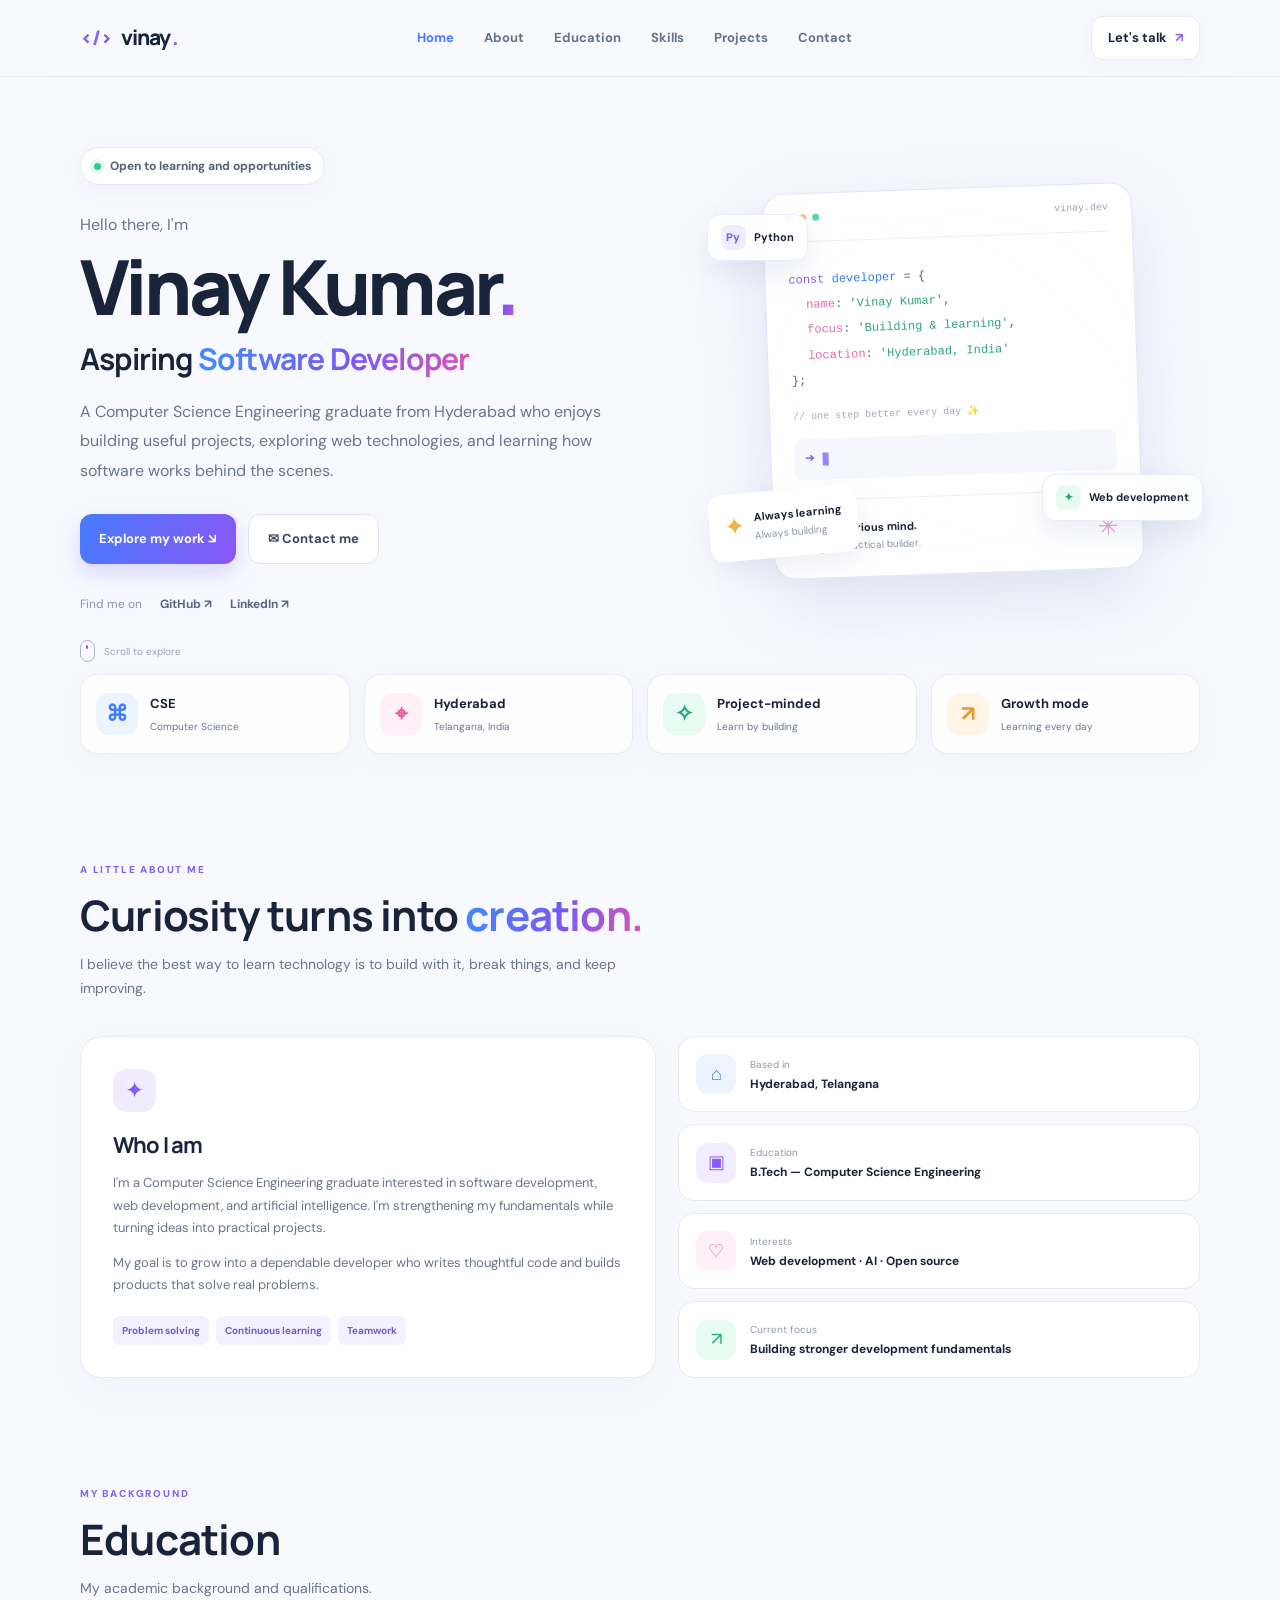
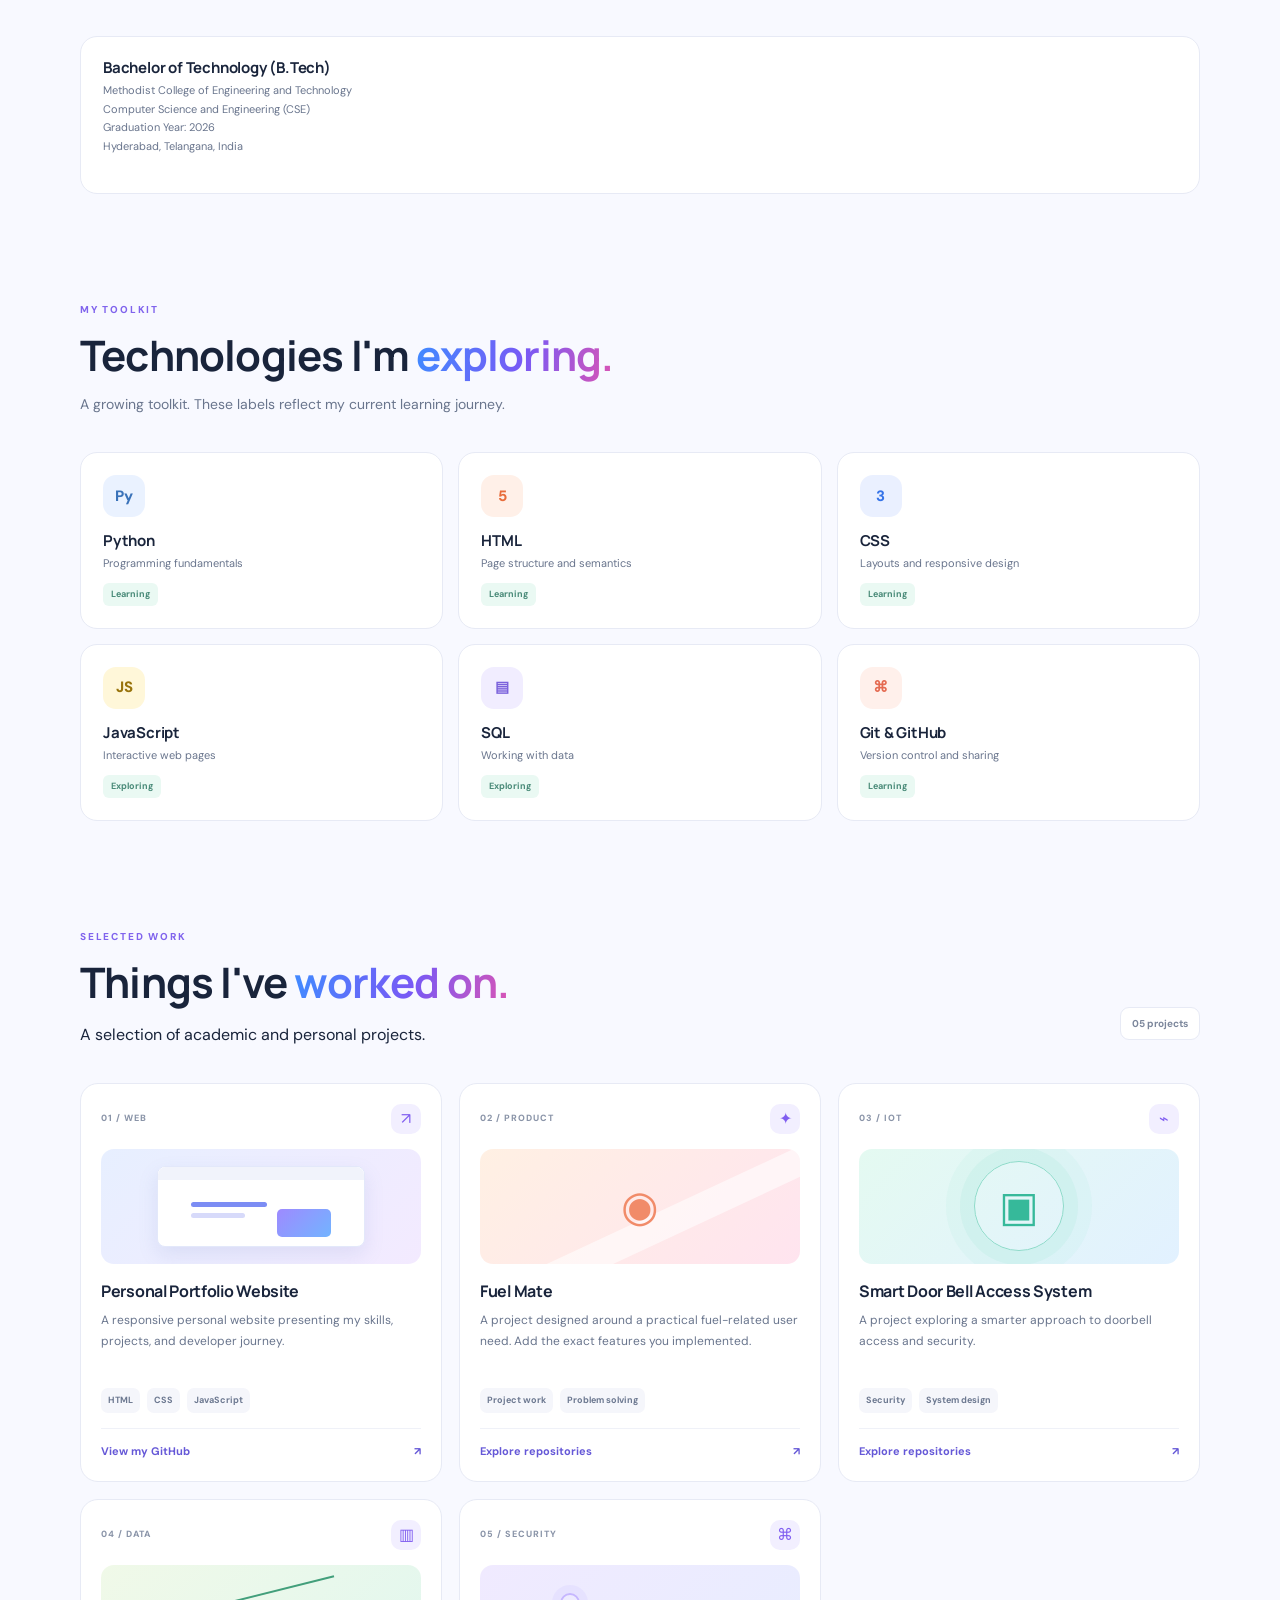
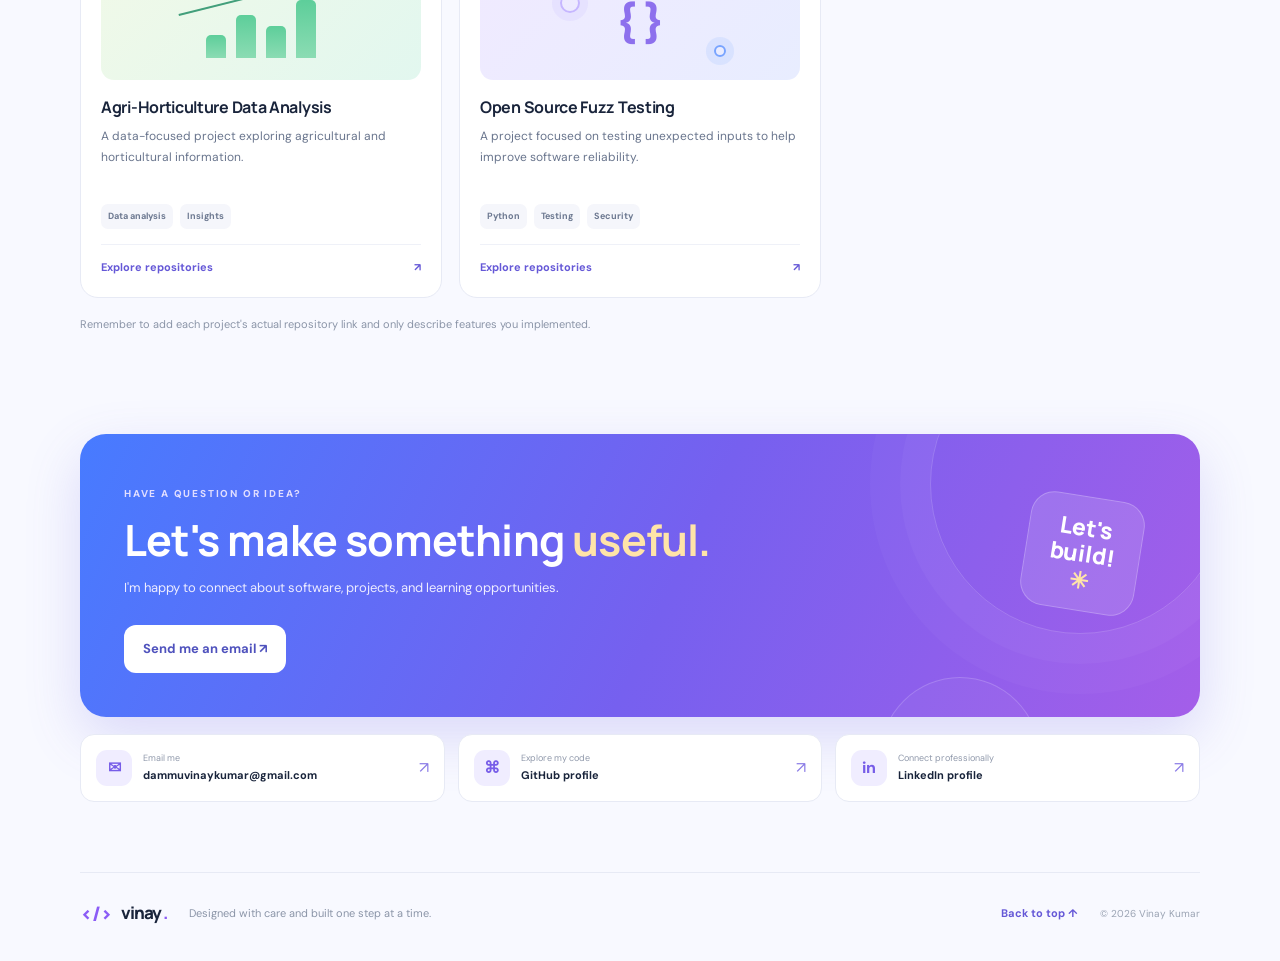
<file: index.html>
<!DOCTYPE html>
<html lang="en">
<head>
  <meta charset="UTF-8">
  <meta name="viewport" content="width=device-width, initial-scale=1.0">
  <meta name="theme-color" content="#f8f9ff">
  <meta name="description" content="Vinay Kumar's developer portfolio featuring skills, projects, and contact information.">

  <title>Vinay Kumar | Developer Portfolio</title>

  <link rel="preconnect" href="https://fonts.googleapis.com">
  <link rel="preconnect" href="https://fonts.gstatic.com" crossorigin>
  <link href="https://fonts.googleapis.com/css2?family=DM+Sans:wght@400;500;600;700&family=Manrope:wght@400;500;600;700;800&display=swap" rel="stylesheet">

  <link rel="stylesheet" href="style.css">
  <script src="script.js" defer></script>
</head>

<body>
  <header class="site-header">
    <nav class="nav container" aria-label="Main navigation">
      <a class="brand" href="#home">
        <span class="brand-mark">&lt;/&gt;</span> vinay<span class="brand-dot">.</span>
      </a>

      <button class="menu-toggle" aria-label="Toggle navigation"
        aria-expanded="false" aria-controls="nav-links">
        <span></span><span></span><span></span>
      </button>

      <div class="nav-links" id="nav-links">
        <a class="nav-link active" href="#home">Home</a>
        <a class="nav-link" href="#about">About</a>
        <a class="nav-link" href="#education">Education</a>
        <a class="nav-link" href="#skills">Skills</a>
        <a class="nav-link" href="#projects">Projects</a>
        <a class="nav-link" href="#contact">Contact</a>
      </div>

      <a class="nav-cta" href="#contact">Let's talk <span>↗</span></a>
    </nav>
  </header>

  <main>
    <!-- HERO -->
    <section class="hero container section" id="home">
      <div class="hero-copy reveal">
        <div class="eyebrow">
          <span class="status-dot"></span>
          Open to learning and opportunities
        </div>

        <p class="hello">Hello there, I'm</p>
        <h1>Vinay Kumar<span class="gradient-period">.</span></h1>
        <h2>Aspiring <span class="gradient-text">Software Developer</span></h2>

        <p class="hero-description">
          A Computer Science Engineering graduate from Hyderabad who enjoys
          building useful projects, exploring web technologies, and learning
          how software works behind the scenes.
        </p>

        <div class="hero-actions">
          <a class="button button-primary" href="#projects">Explore my work ↘</a>
          <a class="button button-secondary" href="#contact">✉ Contact me</a>
        </div>

        <div class="hero-socials">
          <span>Find me on</span>
          <a href="https://github.com/YOUR_GITHUB_USERNAME"
             target="_blank" rel="noopener noreferrer">GitHub ↗</a>
          <a href="https://www.linkedin.com/in/YOUR_LINKEDIN_USERNAME/"
             target="_blank" rel="noopener noreferrer">LinkedIn ↗</a>
        </div>
      </div>

      <div class="hero-visual reveal">
        <div class="orbit orbit-one"></div>
        <div class="orbit orbit-two"></div>

        <div class="float-chip chip-python">
          <span class="chip-icon">Py</span> Python
        </div>

        <div class="float-chip chip-web">
          <span class="chip-icon">✦</span> Web development
        </div>

        <div class="profile-card">
          <div class="profile-card-top">
            <span class="window-dot pink"></span>
            <span class="window-dot yellow"></span>
            <span class="window-dot green"></span>
            <span class="code-label">vinay.dev</span>
          </div>

          <div class="code-art">
            <p><span class="code-purple">const</span> <span class="code-blue">developer</span> = {</p>
            <p class="indent"><span class="code-pink">name</span>: <span class="code-green">'Vinay Kumar'</span>,</p>
            <p class="indent"><span class="code-pink">focus</span>: <span class="code-green">'Building & learning'</span>,</p>
            <p class="indent"><span class="code-pink">location</span>: <span class="code-green">'Hyderabad, India'</span></p>
            <p>};</p>
            <p class="code-comment">// one step better every day ✨</p>
            <div class="terminal-line"><span>➜</span> <i></i></div>
          </div>

          <div class="profile-card-bottom">
            <span class="mini-avatar">V</span>
            <div>
              <strong>Curious mind.</strong>
              <small>Practical builder.</small>
            </div>
            <span class="sparkle">✳</span>
          </div>
        </div>

        <div class="floating-note">
          <span>✦</span>
          <div>
            <strong>Always learning</strong>
            <small>Always building</small>
          </div>
        </div>
      </div>

      <a class="scroll-cue" href="#about">
        <span class="scroll-mouse"></span> Scroll to explore
      </a>
    </section>

    <!-- QUICK FACTS -->
    <section class="quick-facts container" aria-label="Quick facts">
      <article class="fact-card fact-blue">
        <span class="fact-icon">⌘</span>
        <div><strong>CSE</strong><small>Computer Science</small></div>
      </article>

      <article class="fact-card fact-pink">
        <span class="fact-icon">⌖</span>
        <div><strong>Hyderabad</strong><small>Telangana, India</small></div>
      </article>

      <article class="fact-card fact-green">
        <span class="fact-icon">✧</span>
        <div><strong>Project-minded</strong><small>Learn by building</small></div>
      </article>

      <article class="fact-card fact-orange">
        <span class="fact-icon">↗</span>
        <div><strong>Growth mode</strong><small>Learning every day</small></div>
      </article>
    </section>

    <!-- ABOUT -->
    <section class="section container" id="about">
      <div class="section-heading reveal">
        <span class="section-kicker">A LITTLE ABOUT ME</span>
        <h2>Curiosity turns into <span class="gradient-text">creation.</span></h2>
        <p>I believe the best way to learn technology is to build with it, break things, and keep improving.</p>
      </div>

      <div class="about-grid">
        <article class="about-panel reveal">
          <div class="about-icon">✦</div>
          <h3>Who I am</h3>
          <p>
            I'm a Computer Science Engineering graduate interested in software
            development, web development, and artificial intelligence. I'm
            strengthening my fundamentals while turning ideas into practical projects.
          </p>
          <p>
            My goal is to grow into a dependable developer who writes thoughtful
            code and builds products that solve real problems.
          </p>

          <div class="about-tags">
            <span>Problem solving</span>
            <span>Continuous learning</span>
            <span>Teamwork</span>
          </div>
        </article>

        <div class="detail-stack reveal">
          <article class="detail-card">
            <span class="detail-icon blue">⌂</span>
            <div><small>Based in</small><strong>Hyderabad, Telangana</strong></div>
          </article>

          <article class="detail-card">
            <span class="detail-icon purple">▣</span>
            <div><small>Education</small><strong>B.Tech — Computer Science Engineering</strong></div>
          </article>

          <article class="detail-card">
            <span class="detail-icon pink">♡</span>
            <div><small>Interests</small><strong>Web development · AI · Open source</strong></div>
          </article>

          <article class="detail-card">
            <span class="detail-icon green">↗</span>
            <div><small>Current focus</small><strong>Building stronger development fundamentals</strong></div>
          </article>
        </div>
      </div>
    </section>

     
<!-- EDUCATION -->
<section class="section container" id="education">
  <div class="section-heading reveal">
    <span class="section-kicker">MY BACKGROUND</span>
    <h2>Education</h2>
    <p>My academic background and qualifications.</p>
  </div>

  <div class="skill-card reveal">
    <h3>Bachelor of Technology (B.Tech)</h3>
    <p>Methodist College of Engineering and Technology</p>
    <p>Computer Science and Engineering (CSE)</p>
    <p>Graduation Year: 2026</p>
    <p>Hyderabad, Telangana, India</p>
  </div>
</section>


      <!-- SKILLS -->

    <section class="section container" id="skills">
      <div class="section-heading reveal">
        <span class="section-kicker">MY TOOLKIT</span>
        <h2>Technologies I'm <span class="gradient-text">exploring.</span></h2>
        <p>A growing toolkit. These labels reflect my current learning journey.</p>
      </div>

      <div class="skills-grid">
        <article class="skill-card reveal">
          <span class="skill-logo python-logo">Py</span>
          <h3>Python</h3><p>Programming fundamentals</p>
          <span class="skill-level">Learning</span>
        </article>

        <article class="skill-card reveal">
          <span class="skill-logo html-logo">5</span>
          <h3>HTML</h3><p>Page structure and semantics</p>
          <span class="skill-level">Learning</span>
        </article>

        <article class="skill-card reveal">
          <span class="skill-logo css-logo">3</span>
          <h3>CSS</h3><p>Layouts and responsive design</p>
          <span class="skill-level">Learning</span>
        </article>

        <article class="skill-card reveal">
          <span class="skill-logo js-logo">JS</span>
          <h3>JavaScript</h3><p>Interactive web pages</p>
          <span class="skill-level">Exploring</span>
        </article>

        <article class="skill-card reveal">
          <span class="skill-logo sql-logo">▤</span>
          <h3>SQL</h3><p>Working with data</p>
          <span class="skill-level">Exploring</span>
        </article>

        <article class="skill-card reveal">
          <span class="skill-logo git-logo">⌘</span>
          <h3>Git & GitHub</h3><p>Version control and sharing</p>
          <span class="skill-level">Learning</span>
        </article>
      </div>
    </section>

    <!-- PROJECTS -->
    <section class="section container" id="projects">
      <div class="section-heading project-heading reveal">
        <div>
          <span class="section-kicker">SELECTED WORK</span>
          <h2>Things I've <span class="gradient-text">worked on.</span></h2>
          <p>A selection of academic and personal projects.</p>
        </div>
        <span class="project-count">05 projects</span>
      </div>

      <div class="projects-grid">
        <article class="project-card project-featured reveal">
          <div class="project-top"><span class="project-number">01 / WEB</span><span class="project-symbol">↗</span></div>
          <div class="project-art art-portfolio"><span class="art-window"></span><span class="art-line"></span><span class="art-line short"></span><span class="art-block"></span></div>
          <h3>Personal Portfolio Website</h3>
          <p>A responsive personal website presenting my skills, projects, and developer journey.</p>
          <div class="tech-tags"><span>HTML</span><span>CSS</span><span>JavaScript</span></div>
          <a class="project-link" href="https://github.com/DVinay19" target="_blank" rel="noopener noreferrer">View my GitHub <span>↗</span></a>
        </article>

        <article class="project-card reveal">
          <div class="project-top"><span class="project-number">02 / PRODUCT</span><span class="project-symbol">✦</span></div>
          <div class="project-art art-fuel"><span class="fuel-drop">◉</span><span class="fuel-road"></span></div>
          <h3>Fuel Mate</h3>
          <p>A project designed around a practical fuel-related user need. Add the exact features you implemented.</p>
          <div class="tech-tags"><span>Project work</span><span>Problem solving</span></div>
          <a class="project-link" href="https://github.com/DVinay19" target="_blank" rel="noopener noreferrer">Explore repositories <span>↗</span></a>
        </article>

        <article class="project-card reveal">
          <div class="project-top"><span class="project-number">03 / IOT</span><span class="project-symbol">⌁</span></div>
          <div class="project-art art-door"><span class="door-lock">▣</span><span class="door-wave"></span></div>
          <h3>Smart Door Bell Access System</h3>
          <p>A project exploring a smarter approach to doorbell access and security.</p>
          <div class="tech-tags"><span>Security</span><span>System design</span></div>
          <a class="project-link" href="https://github.com/DVinay19" target="_blank" rel="noopener noreferrer">Explore repositories <span>↗</span></a>
        </article>

        <article class="project-card reveal">
          <div class="project-top"><span class="project-number">04 / DATA</span><span class="project-symbol">▥</span></div>
          <div class="project-art art-agri"><span class="bar b1"></span><span class="bar b2"></span><span class="bar b3"></span><span class="bar b4"></span><span class="chart-line"></span></div>
          <h3>Agri-Horticulture Data Analysis</h3>
          <p>A data-focused project exploring agricultural and horticultural information.</p>
          <div class="tech-tags"><span>Data analysis</span><span>Insights</span></div>
          <a class="project-link" href="https://github.com/DVinay19" target="_blank" rel="noopener noreferrer">Explore repositories <span>↗</span></a>
        </article>

        <article class="project-card reveal">
          <div class="project-top"><span class="project-number">05 / SECURITY</span><span class="project-symbol">⌘</span></div>
          <div class="project-art art-fuzz"><span class="fuzz-bracket">{ }</span><span class="fuzz-pulse"></span><span class="fuzz-pulse second"></span></div>
          <h3>Open Source Fuzz Testing</h3>
          <p>A project focused on testing unexpected inputs to help improve software reliability.</p>
          <div class="tech-tags"><span>Python</span><span>Testing</span><span>Security</span></div>
          <a class="project-link" href="https://github.com/DVinay19" target="_blank" rel="noopener noreferrer">Explore repositories <span>↗</span></a>
        </article>
      </div>

      <p class="project-note">Remember to add each project's actual repository link and only describe features you implemented.</p>
    </section>

    <!-- CONTACT -->
    <section class="section container contact-section" id="contact">
      <div class="contact-panel reveal">
        <div class="contact-orb orb-a"></div>
        <div class="contact-orb orb-b"></div>

        <div class="contact-content">
          <span class="section-kicker">HAVE A QUESTION OR IDEA?</span>
          <h2>Let's make something <span>useful.</span></h2>
          <p>I'm happy to connect about software, projects, and learning opportunities.</p>
          <a class="button button-light" href="https://mail.google.com/mail/?view=cm&fs=1&to=dammuvinaykumar@gmail.com" target="_blank" rel="noopener noreferrer">Send me an email ↗</a>
        </div>

        <div class="contact-sticker">Let's<br>build! <span>✳</span></div>
      </div>

      <div class="contact-links reveal">
        <a href="mailto:dammuvinaykumar@gmail.com">
          <span class="contact-link-icon">✉</span>
          <span><small>Email me</small><strong>dammuvinaykumar@gmail.com</strong></span>
          <span class="link-arrow">↗</span>
        </a>

        <a href="https://github.com/DVinay19" target="_blank" rel="noopener noreferrer">
          <span class="contact-link-icon">⌘</span>
          <span><small>Explore my code</small><strong>GitHub profile</strong></span>
          <span class="link-arrow">↗</span>
        </a>

        
        
        <a href="https://www.linkedin.com/in/dammu-vinay-kumar-a9402742_8/" target="_blank" rel="noopener noreferrer">
          <span class="contact-link-icon">in</span>
          <span><small>Connect professionally</small><strong>LinkedIn profile</strong></span>
          <span class="link-arrow">↗</span>
        </a>
      </div>
    </section>
  </main>

  <footer class="footer container">
    <a class="brand" href="#home"><span class="brand-mark">&lt;/&gt;</span> vinay<span class="brand-dot">.</span></a>
    <p>Designed with care and built one step at a time.</p>
    <a href="#home" class="back-top">Back to top ↑</a>
    <small>© <span id="year"></span> Vinay Kumar</small>
  </footer>
</body>
</html>
</file>
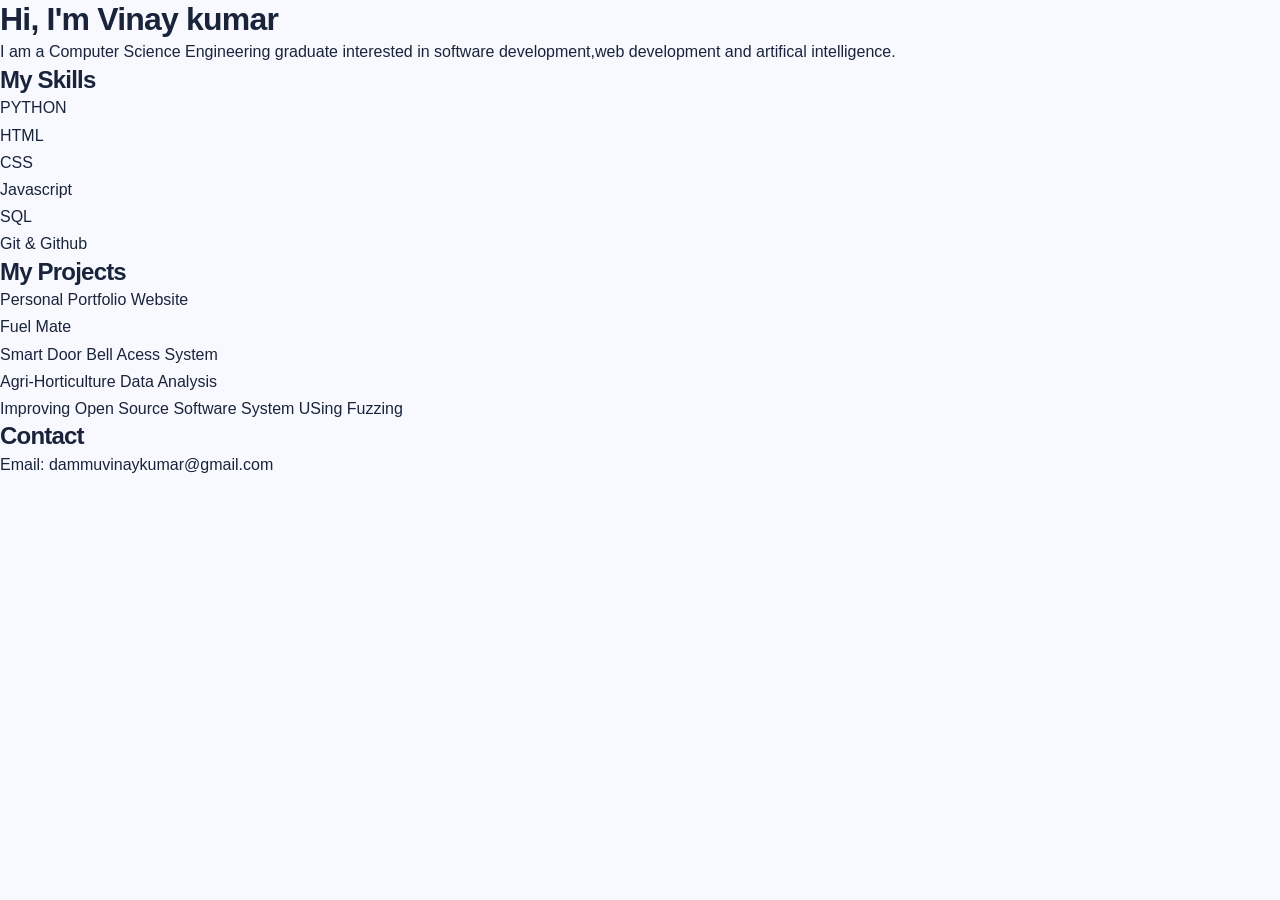
<file: Portfolio.html>
<!DOCTYPE html>
<html>
    <head>
        <title>VINAY | Portfolio</title>
        <link rel="stylesheet" href="style.css">
    </head>
<body>

    <h1>Hi, I'm Vinay kumar </h1>

    <p>
        I am a Computer Science Engineering graduate interested in software development,web development and artifical intelligence.
        </p>
        
    <h2>My Skills</h2>

    <ul>
        <li>PYTHON</li>
        <li>HTML</li>
         <li>CSS</li>
          <li>Javascript</li>
           <li>SQL</li>
            <li>Git & Github</li>
    </ul>

    <h2>My Projects</h2>

    <ol>
        <li>Personal Portfolio Website</li>
        <li>Fuel Mate</li>
        <li>Smart Door Bell Acess System</li>
        <li>Agri-Horticulture Data Analysis</li>
        <li>Improving Open Source Software System USing Fuzzing</li>
    </ol>
    <h2>Contact</h2>
    
    <p>Email: dammuvinaykumar@gmail.com</p>

</body>
</html>
</file>
<file: style.css>
/* Vinay's portfolio — clean, friendly, responsive */
:root{--ink:#19243b;--muted:#69758d;--blue:#477bff;--purple:#8b5cf6;--line:#e7eaf5;--paper:#fff;--wash:#f8f9ff;--shadow:0 18px 55px rgba(55,72,130,.09)}
*{box-sizing:border-box;margin:0;padding:0}
html{scroll-behavior:smooth;scroll-padding-top:90px}
body{font-family:"DM Sans",sans-serif;color:var(--ink);background:var(--wash);line-height:1.7;overflow-x:hidden}
a{color:inherit;text-decoration:none}
button,a{-webkit-tap-highlight-color:transparent}
button{font:inherit}
.container{width:min(1120px,calc(100% - 48px));margin-inline:auto}
.section{padding-top:100px}
.ambient{position:absolute;z-index:-1;pointer-events:none;filter:blur(2px);border-radius:50%}
.ambient-one{width:360px;height:360px;top:90px;right:-160px;background:radial-gradient(circle,#eadfff 0,rgba(234,223,255,0) 70%)}
.ambient-two{width:330px;height:330px;top:450px;left:-180px;background:radial-gradient(circle,#dceaff 0,rgba(220,234,255,0) 70%)}
.site-header{position:sticky;top:0;z-index:20;background:rgba(248,249,255,.84);backdrop-filter:blur(18px);border-bottom:1px solid rgba(231,234,245,.8)}
.nav{min-height:76px;display:flex;align-items:center;justify-content:space-between;gap:24px}
.brand{display:inline-flex;align-items:center;gap:8px;font-family:Manrope,sans-serif;font-size:21px;font-weight:800;letter-spacing:-.8px;white-space:nowrap}
.brand-mark,.brand-dot{color:var(--purple)}.brand-mark{font-size:20px}.brand-dot{margin-left:-7px}
.nav-links{display:flex;align-items:center;gap:30px}.nav-link{font-size:13px;font-weight:700;color:#65718a;transition:color .2s}.nav-link:hover,.nav-link.active{color:var(--blue)}
.nav-cta{padding:10px 16px;background:#fff;border:1px solid var(--line);border-radius:12px;font-size:13px;font-weight:700;box-shadow:0 5px 18px rgba(45,63,120,.04)}.nav-cta span{color:var(--purple);margin-left:5px}
.menu-toggle{display:none;background:#fff;border:1px solid var(--line);border-radius:10px;width:42px;height:40px;padding:10px;cursor:pointer}.menu-toggle span{display:block;height:2px;background:var(--ink);margin:4px 0;border-radius:2px}
.hero{min-height:570px;display:grid;grid-template-columns:1.08fr .92fr;align-items:center;gap:48px;position:relative;padding-top:70px;padding-bottom:60px}
.eyebrow{display:inline-flex;align-items:center;gap:9px;background:#fff;border:1px solid var(--line);border-radius:999px;padding:8px 13px;color:#53617b;font-size:12px;font-weight:700;box-shadow:0 5px 20px rgba(45,63,120,.04)}
.status-dot{width:7px;height:7px;background:#36c98f;border-radius:50%;box-shadow:0 0 0 4px #36c98f20}
.hello{font-size:16px;color:var(--muted);margin-top:26px}
h1,h2,h3{font-family:Manrope,"DM Sans",sans-serif;line-height:1.2;letter-spacing:-.8px}
.hero h1{font-size:clamp(48px,6vw,76px);font-weight:800;margin:2px 0 9px;letter-spacing:-3.5px}
.gradient-period,.gradient-text{background:linear-gradient(105deg,#4388ff 5%,#7859f5 55%,#db55b4 100%);-webkit-background-clip:text;background-clip:text;color:transparent}
.hero h2{font-size:clamp(22px,3vw,30px);margin-bottom:20px;font-weight:700}.hero-description{max-width:560px;color:var(--muted);font-size:16px;line-height:1.85}
.hero-actions{display:flex;flex-wrap:wrap;gap:12px;margin-top:28px}
.button{display:inline-flex;align-items:center;justify-content:center;gap:10px;padding:13px 19px;border-radius:12px;font-size:13px;font-weight:700;transition:transform .2s,box-shadow .2s,border-color .2s}.button:hover{transform:translateY(-3px)}.button-primary{color:white;background:linear-gradient(110deg,#477bff,#8957f5);box-shadow:0 9px 22px rgba(100,91,242,.22)}.button-primary:hover{box-shadow:0 13px 28px rgba(100,91,242,.3)}.button-secondary{background:white;border:1px solid #dfe4f4;color:#394864}
.hero-socials{display:flex;align-items:center;gap:18px;margin-top:30px;font-size:12px}.hero-socials span{color:#8a94a8}.hero-socials a{font-weight:700;color:#586782}.hero-socials a:hover{color:var(--purple)}
.hero-visual{position:relative;min-height:420px;display:grid;place-items:center}.orbit{position:absolute;border:1px dashed #cfd8ff;border-radius:50%;transform:rotate(-18deg)}.orbit-one{width:370px;height:330px}.orbit-two{width:420px;height:265px;transform:rotate(35deg);border-color:#e6d8ff}
.profile-card{position:relative;width:min(100%,370px);padding:0 23px 19px;background:rgba(255,255,255,.9);border:1px solid rgba(222,227,247,.9);border-radius:22px;box-shadow:0 25px 70px rgba(70,86,153,.14);transform:rotate(-2deg);overflow:hidden}
.profile-card-top{height:48px;display:flex;align-items:center;gap:6px;border-bottom:1px solid #edf0f8}.window-dot{width:7px;height:7px;border-radius:50%}.pink{background:#f38cb5}.yellow{background:#f5c76a}.green{background:#62d6a0}.code-label{margin-left:auto;font-size:10px;color:#9aa3b7;font-family:monospace}
.code-art{padding:26px 0 20px;font:12px/2.1 ui-monospace,SFMono-Regular,Consolas,monospace;color:#52617b;white-space:nowrap}.code-art p{margin:0}.code-art .indent{padding-left:17px}.code-purple{color:#8b5cf6}.code-blue{color:#367eea}.code-pink{color:#e36ca9}.code-green{color:#2ca67b}.code-comment{color:#a1a9b9!important;margin-top:12px!important;font-size:10px}.terminal-line{display:flex;align-items:center;gap:8px;margin-top:12px;padding:8px 10px;background:#f6f7fd;border-radius:8px;color:#7d62eb}.terminal-line i{display:block;width:6px;height:13px;background:#9a82ff;animation:blink 1s steps(2) infinite}
.profile-card-bottom{display:flex;align-items:center;gap:10px;border-top:1px solid #edf0f8;padding-top:15px}.mini-avatar{width:34px;height:34px;display:grid;place-items:center;border-radius:11px;color:#fff;font-weight:800;background:linear-gradient(135deg,#4d8cff,#a36af6)}.profile-card-bottom strong,.profile-card-bottom small{display:block}.profile-card-bottom strong{font-size:11px}.profile-card-bottom small{font-size:10px;color:#8a94a8}.sparkle{margin-left:auto;color:#f0a2d1;font-size:25px}
.float-chip{position:absolute;z-index:2;display:flex;align-items:center;gap:8px;padding:10px 13px;background:rgba(255,255,255,.95);border:1px solid #e9eafb;border-radius:13px;font-size:11px;font-weight:700;box-shadow:0 12px 30px rgba(61,76,140,.1);animation:float 5s ease-in-out infinite}.chip-python{top:43px;left:0}.chip-web{right:-3px;bottom:70px;animation-delay:-2s}.chip-icon{display:grid;place-items:center;width:25px;height:25px;border-radius:8px;background:#f0ebff;color:#7759ec;font-weight:800}.chip-web .chip-icon{background:#e7f9f1;color:#27a777}.floating-note{position:absolute;left:2px;bottom:34px;display:flex;align-items:center;gap:9px;padding:12px 15px;border-radius:14px;background:#fff;box-shadow:0 10px 28px rgba(61,76,140,.09);transform:rotate(-5deg)}.floating-note>span{font-size:25px;color:#f0b24c}.floating-note strong,.floating-note small{display:block}.floating-note strong{font-size:11px}.floating-note small{font-size:10px;color:#8a94a8}
.scroll-cue{position:absolute;bottom:12px;left:0;display:flex;align-items:center;gap:9px;font-size:10px;color:#98a1b3}.scroll-mouse{width:15px;height:22px;border:1.5px solid #a7b1c8;border-radius:10px;position:relative}.scroll-mouse:after{content:"";position:absolute;top:4px;left:5px;width:2px;height:4px;background:#8b5cf6;border-radius:2px}
.quick-facts{display:grid;grid-template-columns:repeat(4,1fr);gap:14px}.fact-card{display:flex;align-items:center;gap:12px;padding:18px 15px;border:1px solid rgba(229,233,247,.9);border-radius:17px;background:rgba(255,255,255,.85);box-shadow:0 8px 24px rgba(55,72,130,.035)}.fact-icon{width:42px;height:42px;flex-shrink:0;display:grid;place-items:center;border-radius:13px;font-size:22px;font-weight:700}.fact-card strong,.fact-card small{display:block}.fact-card strong{font-size:13px}.fact-card small{font-size:10px;color:var(--muted);margin-top:2px}.fact-blue .fact-icon{color:#427cff;background:#edf3ff}.fact-pink .fact-icon{color:#e65c9e;background:#fff0f7}.fact-green .fact-icon{color:#21aa7b;background:#e8fbf3}.fact-orange .fact-icon{color:#e99a30;background:#fff5e6}
.section-heading{max-width:650px;margin-bottom:35px}.section-kicker{display:inline-block;color:#8064ed;font-size:10px;font-weight:800;letter-spacing:1.8px;margin-bottom:12px}.section-heading h2{font-size:clamp(30px,4vw,42px);margin-bottom:13px}.section-heading>p{color:var(--muted);font-size:14px;max-width:590px}.about-grid{display:grid;grid-template-columns:1.05fr .95fr;gap:22px}.about-panel{padding:32px;border-radius:22px;border:1px solid var(--line);background:#fff;box-shadow:0 12px 35px rgba(55,72,130,.04)}.about-icon{width:43px;height:43px;border-radius:14px;background:#f0ebff;color:#815ff2;display:grid;place-items:center;font-size:23px;margin-bottom:20px}.about-panel h3{font-size:22px;margin-bottom:14px}.about-panel p{font-size:13px;color:var(--muted);margin-bottom:13px}.about-tags,.tech-tags{display:flex;gap:7px;flex-wrap:wrap;margin-top:20px}.about-tags span,.tech-tags span{font-size:10px;font-weight:700;color:#6d61c7;background:#f3f0ff;border-radius:7px;padding:6px 9px}.detail-stack{display:grid;gap:12px}.detail-card{display:flex;align-items:center;gap:14px;padding:17px;background:#fff;border:1px solid var(--line);border-radius:16px}.detail-icon{width:40px;height:40px;flex-shrink:0;display:grid;place-items:center;border-radius:12px;font-size:18px}.detail-icon.blue{background:#edf3ff;color:#477bff}.detail-icon.purple{background:#f1ecff;color:#8b5cf6}.detail-icon.pink{background:#fff0f7;color:#e65c9e}.detail-icon.green{background:#e8fbf3;color:#21aa7b}.detail-card small,.detail-card strong{display:block}.detail-card small{color:#9099ab;font-size:10px;margin-bottom:2px}.detail-card strong{font-size:12px;line-height:1.5}
.skills-grid{display:grid;grid-template-columns:repeat(3,1fr);gap:15px}.skill-card{position:relative;background:#fff;border:1px solid var(--line);border-radius:17px;padding:22px;min-height:158px;transition:transform .25s,box-shadow .25s}.skill-card:hover,.project-card:hover{transform:translateY(-5px);box-shadow:var(--shadow)}.skill-logo{display:grid;place-items:center;width:42px;height:42px;border-radius:13px;font-weight:800;font-size:15px;margin-bottom:15px}.python-logo{color:#3972b9;background:#eaf2ff}.html-logo{color:#e86c3a;background:#fff0e8}.css-logo{color:#3674e8;background:#eaf0ff}.js-logo{color:#98730b;background:#fff7d9}.sql-logo{color:#7b62dc;background:#f1edff}.git-logo{color:#e56b52;background:#fff0eb}.skill-card h3{font-size:15px;margin-bottom:4px;letter-spacing:-.2px}.skill-card p{font-size:11px;color:var(--muted)}.skill-level{display:inline-block;margin-top:10px;font-size:9px;font-weight:700;color:#498a78;background:#eaf9f3;padding:4px 8px;border-radius:6px}
.project-heading{display:flex;align-items:end;justify-content:space-between;gap:20px;max-width:none}.project-count{flex-shrink:0;margin-bottom:8px;border:1px solid var(--line);background:#fff;padding:7px 11px;border-radius:9px;color:#7c879c;font-size:10px;font-weight:700}.projects-grid{display:grid;grid-template-columns:repeat(3,minmax(0,1fr));gap:17px}.project-card{padding:20px;border:1px solid var(--line);border-radius:18px;background:#fff;transition:transform .25s,box-shadow .25s;min-width:0}.project-top{display:flex;align-items:center;justify-content:space-between;margin-bottom:15px}.project-number{font-size:9px;letter-spacing:1px;font-weight:800;color:#8a94a8}.project-symbol{width:30px;height:30px;display:grid;place-items:center;border-radius:10px;background:#f2efff;color:#805ef0}.project-art{height:115px;position:relative;overflow:hidden;border-radius:13px;margin-bottom:18px;display:flex;align-items:center;justify-content:center}.art-portfolio{background:linear-gradient(135deg,#e7efff,#f3eaff)}.art-window{width:65%;height:70%;border-radius:8px;background:#fff;box-shadow:0 8px 20px #6078bc22;border:1px solid #e3e8fa;position:relative}.art-window:before{content:"";position:absolute;left:0;top:0;width:100%;height:13px;background:#f1f3fb;border-radius:8px 8px 0 0}.art-line{position:absolute;width:24%;height:5px;top:46%;left:28%;background:#7c8df4;border-radius:4px}.art-line.short{width:17%;top:56%;background:#d7dafa}.art-block{position:absolute;width:17%;height:25%;right:28%;bottom:23%;border-radius:5px;background:linear-gradient(135deg,#9e8aff,#72b4ff)}.art-fuel{background:linear-gradient(135deg,#fff0e3,#ffe4ef)}.fuel-drop{font-size:43px;color:#f18b69;z-index:1}.fuel-road{position:absolute;width:150%;height:28px;background:#fff9;transform:rotate(-25deg);bottom:14px}.art-door{background:linear-gradient(135deg,#e4faf1,#e2f1ff)}.door-lock{font-size:42px;color:#36b99a;z-index:1}.door-wave{position:absolute;width:90px;height:90px;border:1px solid #8edbc9;border-radius:50%;box-shadow:0 0 0 14px #a3e4d533,0 0 0 28px #a3e4d522}.art-agri{background:linear-gradient(135deg,#f0f9e8,#e2f7ef);align-items:end;gap:10px;padding:22px 35px}.bar{width:20px;border-radius:5px 5px 0 0;background:linear-gradient(#5dce9a,#8bdcb3);z-index:1}.b1{height:32%}.b2{height:60%}.b3{height:45%}.b4{height:82%}.chart-line{position:absolute;left:25%;top:25%;width:50%;height:35%;border-top:2px solid #429f7b;transform:rotate(-14deg)}.art-fuzz{background:linear-gradient(135deg,#f0eaff,#e8edff)}.fuzz-bracket{font-size:45px;font-weight:800;color:#8d70ed}.fuzz-pulse{position:absolute;width:20px;height:20px;border:2px solid #c6b7ff;border-radius:50%;left:25%;top:24%;box-shadow:0 0 0 8px #c6b7ff30}.fuzz-pulse.second{left:auto;top:auto;right:23%;bottom:20%;width:12px;height:12px;border-color:#78a4ff;box-shadow:0 0 0 8px #78a4ff25}.project-card h3{font-size:16px;letter-spacing:-.3px;margin-bottom:9px}.project-card>p{font-size:12px;color:var(--muted);line-height:1.75;min-height:63px}.tech-tags{margin:15px 0}.tech-tags span{font-size:9px;padding:5px 7px;background:#f5f6fb;color:#6c7890}.project-link{display:flex;align-items:center;justify-content:space-between;border-top:1px solid #eff1f8;padding-top:13px;margin-top:14px;font-size:11px;font-weight:700;color:#6558d7}.project-link:hover{color:#3679f5}.project-note{font-size:11px;color:#8b95a8;margin-top:17px}
.contact-section{padding-bottom:70px}.contact-panel{position:relative;overflow:hidden;min-height:280px;border-radius:26px;background:linear-gradient(115deg,#477bff 0%,#7660ef 53%,#a45ee9 100%);padding:44px;color:white;display:flex;align-items:center;box-shadow:0 20px 55px rgba(98,92,225,.2)}.contact-content{position:relative;z-index:1;max-width:600px}.contact-panel .section-kicker{color:#e0ddff}.contact-panel h2{font-size:clamp(30px,4vw,43px);margin-bottom:12px}.contact-panel h2 span{color:#ffe4a8}.contact-panel p{font-size:13px;color:#eeedff;margin-bottom:25px}.button-light{background:#fff;color:#4f52bd}.contact-orb{position:absolute;border-radius:50%;border:1px solid #ffffff2c}.orb-a{width:300px;height:300px;right:-30px;top:-100px;box-shadow:0 0 0 30px #ffffff08,0 0 0 60px #ffffff07}.orb-b{width:160px;height:160px;right:160px;bottom:-120px;background:#ffffff0a}.contact-sticker{position:absolute;right:60px;top:62px;width:115px;height:115px;display:grid;place-content:center;text-align:center;transform:rotate(9deg);border-radius:24px;background:#ffffff20;border:1px solid #ffffff3a;font-family:Manrope,sans-serif;font-size:23px;line-height:1.15;font-weight:800}.contact-sticker span{color:#ffe4a8}.contact-links{display:grid;grid-template-columns:repeat(3,1fr);gap:13px;margin-top:17px}.contact-links>a{display:flex;align-items:center;gap:11px;padding:15px;border:1px solid var(--line);border-radius:14px;background:#fff;min-width:0}.contact-link-icon{display:grid;place-items:center;flex-shrink:0;width:36px;height:36px;background:#f0edff;border-radius:11px;color:#775de8;font-weight:800}.contact-links small,.contact-links strong{display:block}.contact-links small{font-size:9px;color:#9099ab}.contact-links strong{font-size:11px;overflow-wrap:anywhere}.link-arrow{margin-left:auto;color:#8a7be6}
.footer{border-top:1px solid var(--line);padding-top:24px;padding-bottom:30px;display:flex;align-items:center;gap:22px;flex-wrap:wrap}.footer .brand{font-size:17px}.footer p{font-size:11px;color:#8b95a8}.back-top{font-size:11px;font-weight:700;color:#6558d7;margin-left:auto}.footer>small{font-size:10px;color:#9aa3b3}
.reveal{opacity:0;transform:translateY(15px);transition:opacity .6s ease,transform .6s ease}.reveal.visible{opacity:1;transform:translateY(0)}
@keyframes float{0%,100%{transform:translateY(0)}50%{transform:translateY(-9px)}}@keyframes blink{50%{opacity:0}}
@media(max-width:900px){.nav-links{gap:16px}.hero{gap:20px}.hero-visual{transform:scale(.92)}.quick-facts{grid-template-columns:repeat(2,1fr)}.projects-grid{grid-template-columns:repeat(2,minmax(0,1fr))}.contact-sticker{right:30px}}
@media(max-width:700px){.container{width:min(100% - 34px,560px)}.nav{min-height:68px;position:relative}.menu-toggle{display:block;margin-left:auto}.nav-cta{display:none}.nav-links{display:none;position:absolute;top:62px;left:0;right:0;padding:14px;background:#fff;border:1px solid var(--line);border-radius:15px;box-shadow:var(--shadow);flex-direction:column;align-items:stretch;gap:0}.nav-links.open{display:flex}.nav-link{padding:10px 8px}.hero{grid-template-columns:1fr;padding-top:55px;gap:12px}.hero h1{letter-spacing:-2.5px}.hero-visual{min-height:370px;transform:none;margin:0 -8px}.profile-card{width:min(100%,350px)}.orbit-one{width:310px;height:285px}.orbit-two{width:340px;height:230px}.chip-python{left:2px;top:22px}.chip-web{right:0;bottom:45px}.floating-note{bottom:18px;left:0}.scroll-cue{display:none}.section{padding-top:75px}.about-grid{grid-template-columns:1fr}.skills-grid{grid-template-columns:repeat(2,minmax(0,1fr))}.project-heading{align-items:start}.projects-grid{grid-template-columns:1fr 1fr}.project-card{padding:15px}.project-card>p{min-height:unset}.contact-panel{padding:30px 24px;min-height:300px}.contact-sticker{opacity:.28;right:15px;top:20px;transform:scale(.8) rotate(9deg)}.contact-links{grid-template-columns:1fr}.footer{gap:12px}.footer p{order:3;width:100%}}
@media(max-width:430px){.hero h1{font-size:45px}.hero h2{font-size:22px}.hero-description{font-size:14px}.hero-socials{gap:12px}.quick-facts{gap:9px}.fact-card{padding:12px 10px;gap:8px}.fact-icon{width:34px;height:34px}.fact-card strong{font-size:11px}.fact-card small{font-size:9px}.projects-grid{grid-template-columns:1fr}.project-art{height:125px}.section-heading h2{font-size:30px}.project-count{display:none}.footer .back-top{margin-left:auto}}
@media(prefers-reduced-motion:reduce){*,*::before,*::after{scroll-behavior:auto!important;animation-duration:.01ms!important;animation-iteration-count:1!important;transition-duration:.01ms!important}.reveal{opacity:1;transform:none}}
</file>
